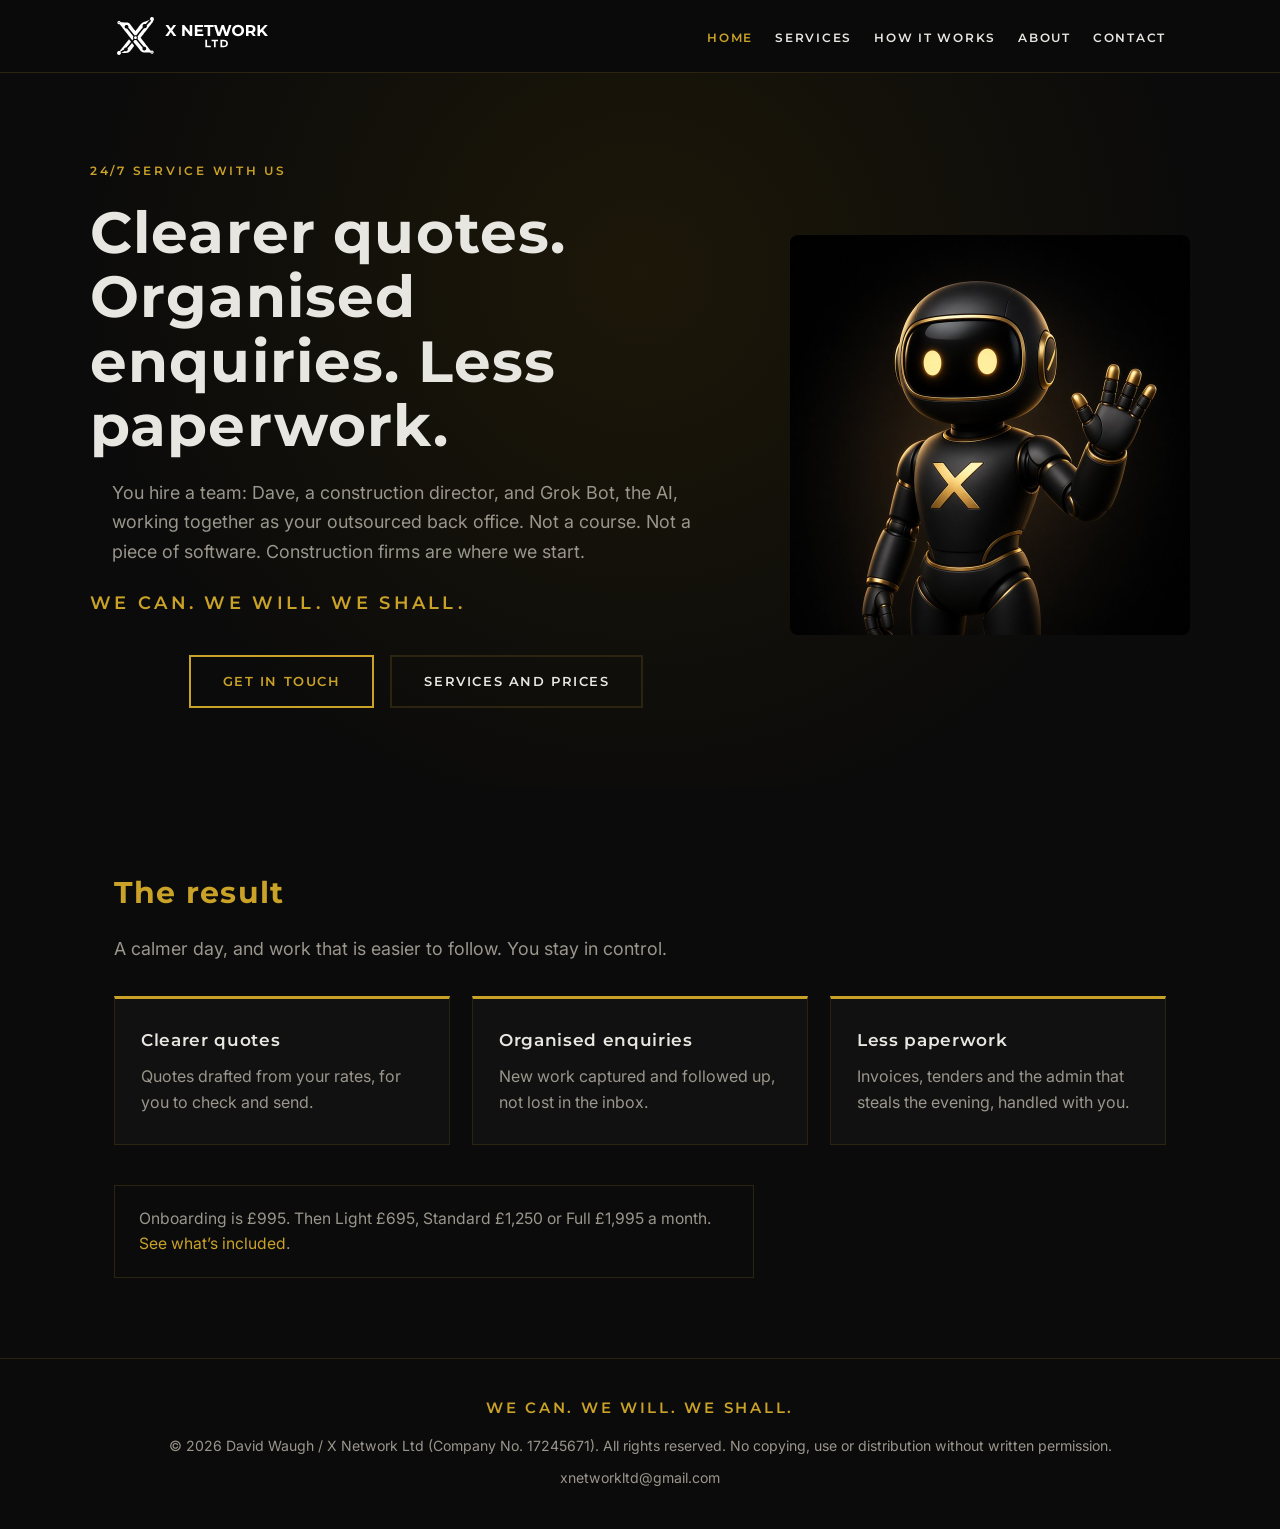
<file: index.html>
<!doctype html>
<html lang="en-GB">
<head>
  <meta charset="utf-8">
  <meta name="viewport" content="width=device-width, initial-scale=1">
  <title>X Network | 24/7 service with us</title>
  <meta name="description" content="Dave and Grok Bot work together as your outsourced back office. Clearer quotes, organised enquiries, less paperwork.">
  <link rel="icon" href="assets/mark.svg" type="image/svg+xml">
  <link rel="preconnect" href="https://fonts.googleapis.com">
  <link rel="preconnect" href="https://fonts.gstatic.com" crossorigin>
  <link href="https://fonts.googleapis.com/css2?family=Inter:wght@400;500&family=Montserrat:wght@600;700&display=swap" rel="stylesheet">
  <link rel="stylesheet" href="assets/style.css">
</head>
<body>
  <header>
    <div class="nav">
      <a href="index.html"><img src="assets/logo-nav.svg" alt="X Network Ltd"></a>
      <ul>
        <li><a href="index.html" aria-current="page">Home</a></li>
        <li><a href="services.html">Services</a></li>
        <li><a href="how-it-works.html">How it works</a></li>
        <li><a href="about.html">About</a></li>
        <li><a href="contact.html">Contact</a></li>
      </ul>
    </div>
  </header>
  <main>
    <section class="hero">
      <div class="hero-inner">
        <div class="hero-copy">
          <p class="kicker">24/7 service with us</p>
          <h1>Clearer quotes. Organised enquiries. Less paperwork.</h1>
          <p class="lead">You hire a team: Dave, a construction director, and Grok Bot, the AI, working together as your outsourced back office. Not a course. Not a piece of software. Construction firms are where we start.</p>
          <p class="motto">We can. We will. We shall.</p>
          <div class="actions">
            <a class="btn" href="contact.html">Get in touch</a>
            <a class="btn btn-ghost" href="services.html">Services and prices</a>
          </div>
        </div>
        <div class="hero-mascot">
          <img src="assets/grok-bot.svg" width="800" height="800" alt="Grok Bot, your AI assistant">
        </div>
      </div>
    </section>
    <section class="wrap">
      <h2>The result</h2>
      <p class="lead">A calmer day, and work that is easier to follow. You stay in control.</p>
      <div class="grid">
        <article class="card">
          <h3>Clearer quotes</h3>
          <p>Quotes drafted from your rates, for you to check and send.</p>
        </article>
        <article class="card">
          <h3>Organised enquiries</h3>
          <p>New work captured and followed up, not lost in the inbox.</p>
        </article>
        <article class="card">
          <h3>Less paperwork</h3>
          <p>Invoices, tenders and the admin that steals the evening, handled with you.</p>
        </article>
      </div>
      <p class="price-note">Onboarding is £995. Then Light £695, Standard £1,250 or Full £1,995 a month. <a href="services.html">See what’s included</a>.</p>
    </section>

  </main>
  <footer>
    <p class="motto">We can. We will. We shall.</p>
    <p class="copyright-notice">&copy; 2026 David Waugh / X Network Ltd (Company No. 17245671). All rights reserved. No copying, use or distribution without written permission.</p>
    <p>xnetworkltd@gmail.com</p>
  </footer>
</body>
</html>
</file>
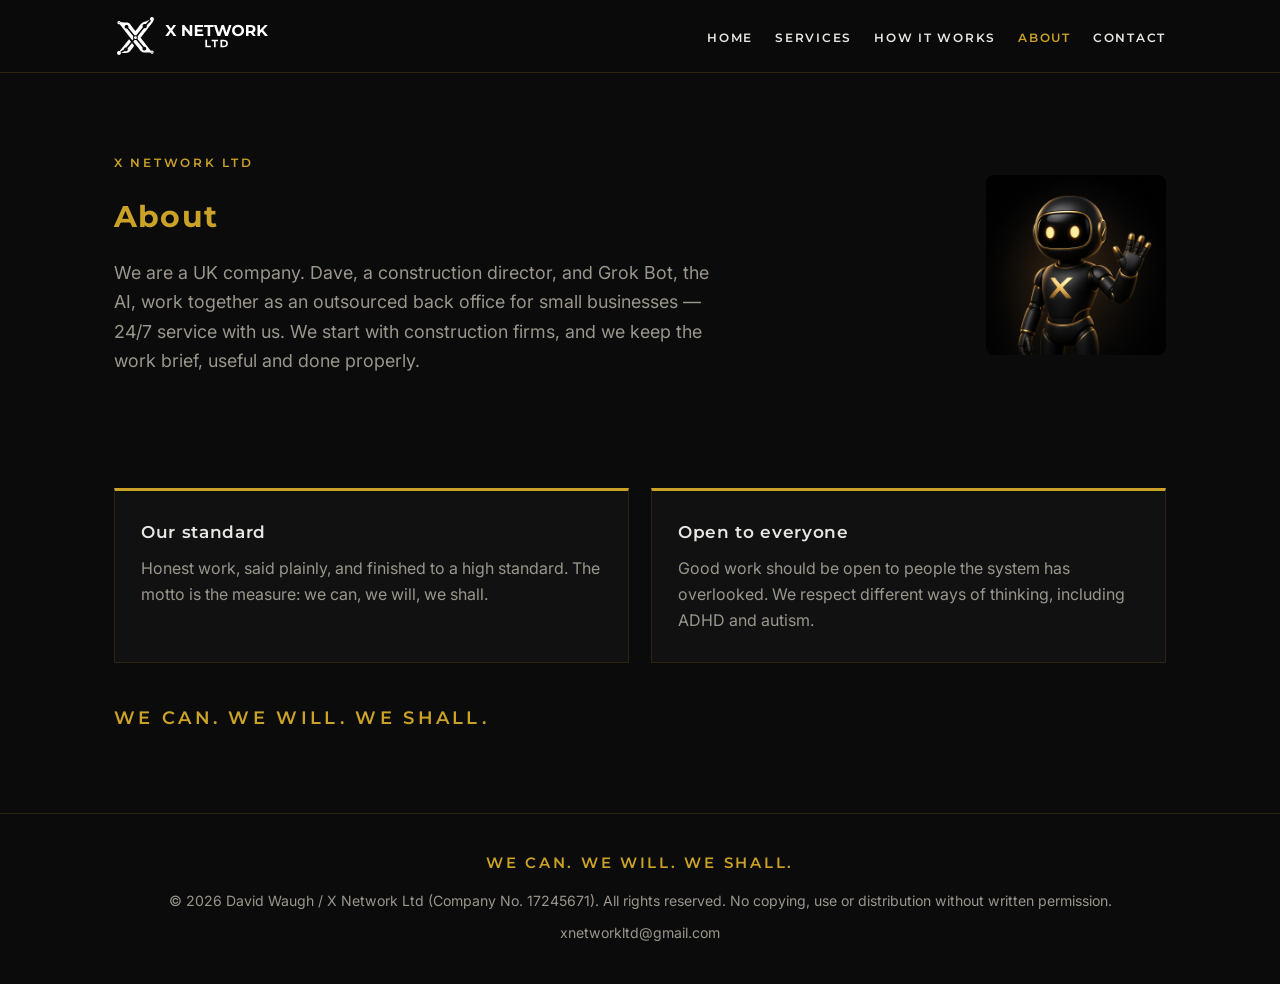
<file: about.html>
<!doctype html>
<html lang="en-GB">
<head>
  <meta charset="utf-8">
  <meta name="viewport" content="width=device-width, initial-scale=1">
  <title>About | X Network</title>
  <meta name="description" content="X Network Ltd. Dave and Grok Bot work together as an outsourced back office for small businesses.">
  <link rel="icon" href="assets/mark.svg" type="image/svg+xml">
  <link rel="preconnect" href="https://fonts.googleapis.com">
  <link rel="preconnect" href="https://fonts.gstatic.com" crossorigin>
  <link href="https://fonts.googleapis.com/css2?family=Inter:wght@400;500&family=Montserrat:wght@600;700&display=swap" rel="stylesheet">
  <link rel="stylesheet" href="assets/style.css">
</head>
<body>
  <header>
    <div class="nav">
      <a href="index.html"><img src="assets/logo-nav.svg" alt="X Network Ltd"></a>
      <ul>
        <li><a href="index.html">Home</a></li>
        <li><a href="services.html">Services</a></li>
        <li><a href="how-it-works.html">How it works</a></li>
        <li><a href="about.html" aria-current="page">About</a></li>
        <li><a href="contact.html">Contact</a></li>
      </ul>
    </div>
  </header>
  <main>
    <section class="wrap about-intro">
      <div>
        <p class="kicker">X Network Ltd</p>
        <h2>About</h2>
        <p class="lead">We are a UK company. Dave, a construction director, and Grok Bot, the AI, work together as an outsourced back office for small businesses — 24/7 service with us. We start with construction firms, and we keep the work brief, useful and done properly.</p>
      </div>
      <img class="mascot-sm" src="assets/grok-bot.svg" width="800" height="800" alt="Grok Bot, your AI assistant">
    </section>
    <section class="wrap" style="padding-top:0">
      <div class="grid">
        <article class="card">
          <h3>Our standard</h3>
          <p>Honest work, said plainly, and finished to a high standard. The motto is the measure: we can, we will, we shall.</p>
        </article>
        <article class="card">
          <h3>Open to everyone</h3>
          <p>Good work should be open to people the system has overlooked. We respect different ways of thinking, including ADHD and autism.</p>
        </article>
      </div>
      <p class="motto" style="margin-top:40px">We can. We will. We shall.</p>
    </section>

  </main>
  <footer>
    <p class="motto">We can. We will. We shall.</p>
    <p class="copyright-notice">&copy; 2026 David Waugh / X Network Ltd (Company No. 17245671). All rights reserved. No copying, use or distribution without written permission.</p>
    <p>xnetworkltd@gmail.com</p>
  </footer>
</body>
</html>
</file>
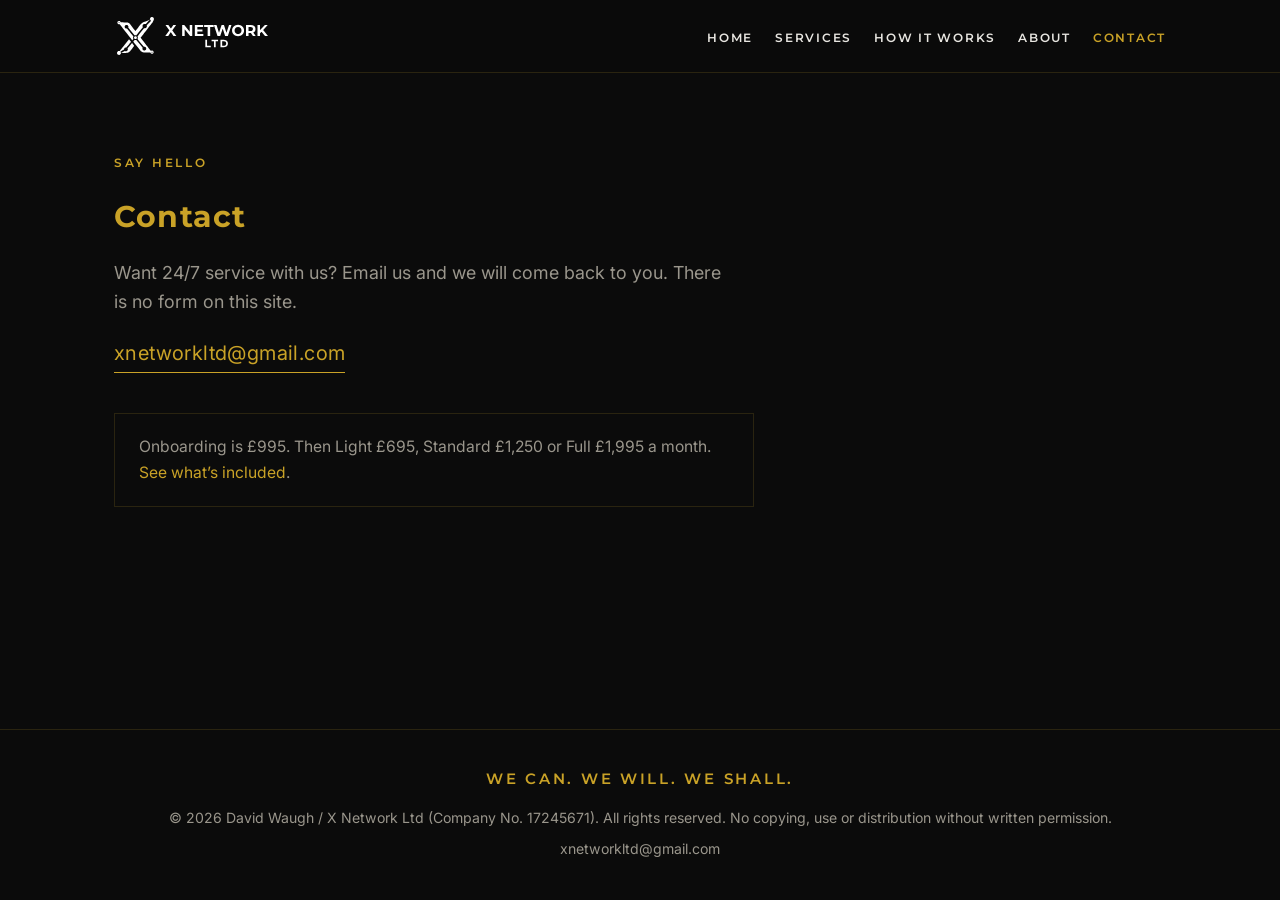
<file: contact.html>
<!doctype html>
<html lang="en-GB">
<head>
  <meta charset="utf-8">
  <meta name="viewport" content="width=device-width, initial-scale=1">
  <title>Contact | X Network</title>
  <meta name="description" content="Contact X Network Ltd about 24/7 service with us — Dave and Grok Bot as your outsourced back office.">
  <link rel="icon" href="assets/mark.svg" type="image/svg+xml">
  <link rel="preconnect" href="https://fonts.googleapis.com">
  <link rel="preconnect" href="https://fonts.gstatic.com" crossorigin>
  <link href="https://fonts.googleapis.com/css2?family=Inter:wght@400;500&family=Montserrat:wght@600;700&display=swap" rel="stylesheet">
  <link rel="stylesheet" href="assets/style.css">
</head>
<body>
  <header>
    <div class="nav">
      <a href="index.html"><img src="assets/logo-nav.svg" alt="X Network Ltd"></a>
      <ul>
        <li><a href="index.html">Home</a></li>
        <li><a href="services.html">Services</a></li>
        <li><a href="how-it-works.html">How it works</a></li>
        <li><a href="about.html">About</a></li>
        <li><a href="contact.html" aria-current="page">Contact</a></li>
      </ul>
    </div>
  </header>
  <main>
    <section class="wrap">
      <p class="kicker">Say hello</p>
      <h2>Contact</h2>
      <p class="lead">Want 24/7 service with us? Email us and we will come back to you. There is no form on this site.</p>
      <p class="email">xnetworkltd@gmail.com</p>
      <p class="price-note">Onboarding is £995. Then Light £695, Standard £1,250 or Full £1,995 a month. <a href="services.html">See what’s included</a>.</p>
    </section>

  </main>
  <footer>
    <p class="motto">We can. We will. We shall.</p>
    <p class="copyright-notice">&copy; 2026 David Waugh / X Network Ltd (Company No. 17245671). All rights reserved. No copying, use or distribution without written permission.</p>
    <p>xnetworkltd@gmail.com</p>
  </footer>
</body>
</html>
</file>
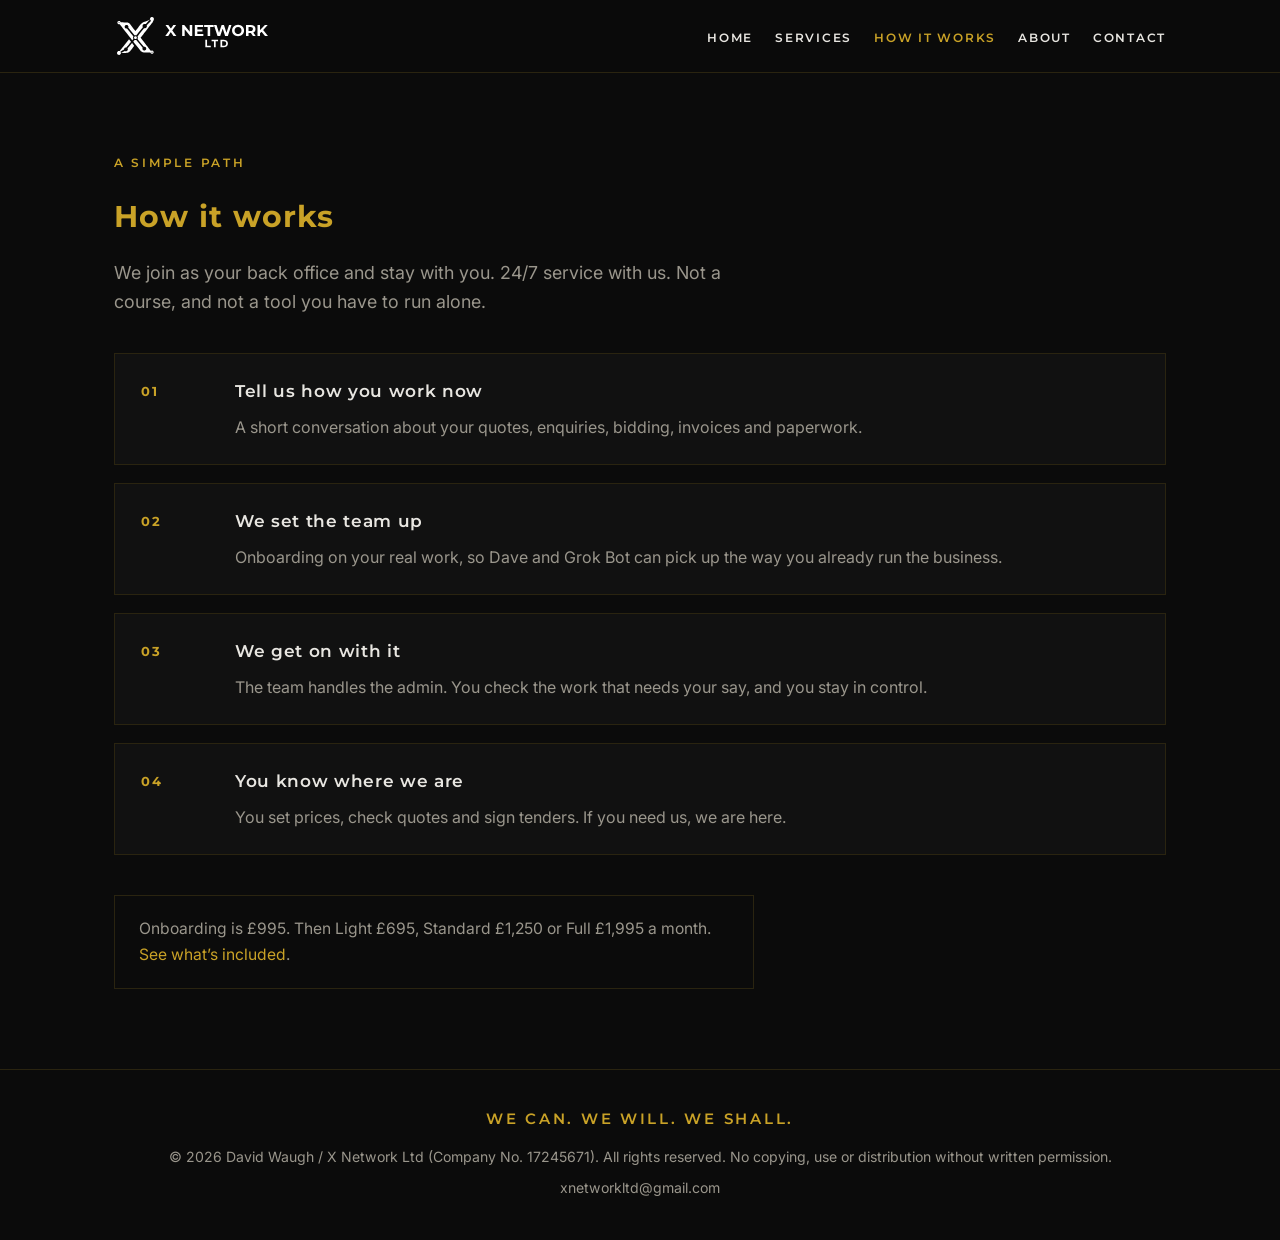
<file: how-it-works.html>
<!doctype html>
<html lang="en-GB">
<head>
  <meta charset="utf-8">
  <meta name="viewport" content="width=device-width, initial-scale=1">
  <title>How it works | X Network</title>
  <meta name="description" content="How Dave and Grok Bot join as your outsourced back office — 24/7 service with us.">
  <link rel="icon" href="assets/mark.svg" type="image/svg+xml">
  <link rel="preconnect" href="https://fonts.googleapis.com">
  <link rel="preconnect" href="https://fonts.gstatic.com" crossorigin>
  <link href="https://fonts.googleapis.com/css2?family=Inter:wght@400;500&family=Montserrat:wght@600;700&display=swap" rel="stylesheet">
  <link rel="stylesheet" href="assets/style.css">
</head>
<body>
  <header>
    <div class="nav">
      <a href="index.html"><img src="assets/logo-nav.svg" alt="X Network Ltd"></a>
      <ul>
        <li><a href="index.html">Home</a></li>
        <li><a href="services.html">Services</a></li>
        <li><a href="how-it-works.html" aria-current="page">How it works</a></li>
        <li><a href="about.html">About</a></li>
        <li><a href="contact.html">Contact</a></li>
      </ul>
    </div>
  </header>
  <main>
    <section class="wrap">
      <p class="kicker">A simple path</p>
      <h2>How it works</h2>
      <p class="lead">We join as your back office and stay with you. 24/7 service with us. Not a course, and not a tool you have to run alone.</p>
      <div class="steps">
        <article class="step">
          <div class="step-num">01</div>
          <div>
            <h3>Tell us how you work now</h3>
            <p class="muted">A short conversation about your quotes, enquiries, bidding, invoices and paperwork.</p>
          </div>
        </article>
        <article class="step">
          <div class="step-num">02</div>
          <div>
            <h3>We set the team up</h3>
            <p class="muted">Onboarding on your real work, so Dave and Grok Bot can pick up the way you already run the business.</p>
          </div>
        </article>
        <article class="step">
          <div class="step-num">03</div>
          <div>
            <h3>We get on with it</h3>
            <p class="muted">The team handles the admin. You check the work that needs your say, and you stay in control.</p>
          </div>
        </article>
        <article class="step">
          <div class="step-num">04</div>
          <div>
            <h3>You know where we are</h3>
            <p class="muted">You set prices, check quotes and sign tenders. If you need us, we are here.</p>
          </div>
        </article>
      </div>
      <p class="price-note">Onboarding is £995. Then Light £695, Standard £1,250 or Full £1,995 a month. <a href="services.html">See what’s included</a>.</p>
    </section>

  </main>
  <footer>
    <p class="motto">We can. We will. We shall.</p>
    <p class="copyright-notice">&copy; 2026 David Waugh / X Network Ltd (Company No. 17245671). All rights reserved. No copying, use or distribution without written permission.</p>
    <p>xnetworkltd@gmail.com</p>
  </footer>
</body>
</html>
</file>
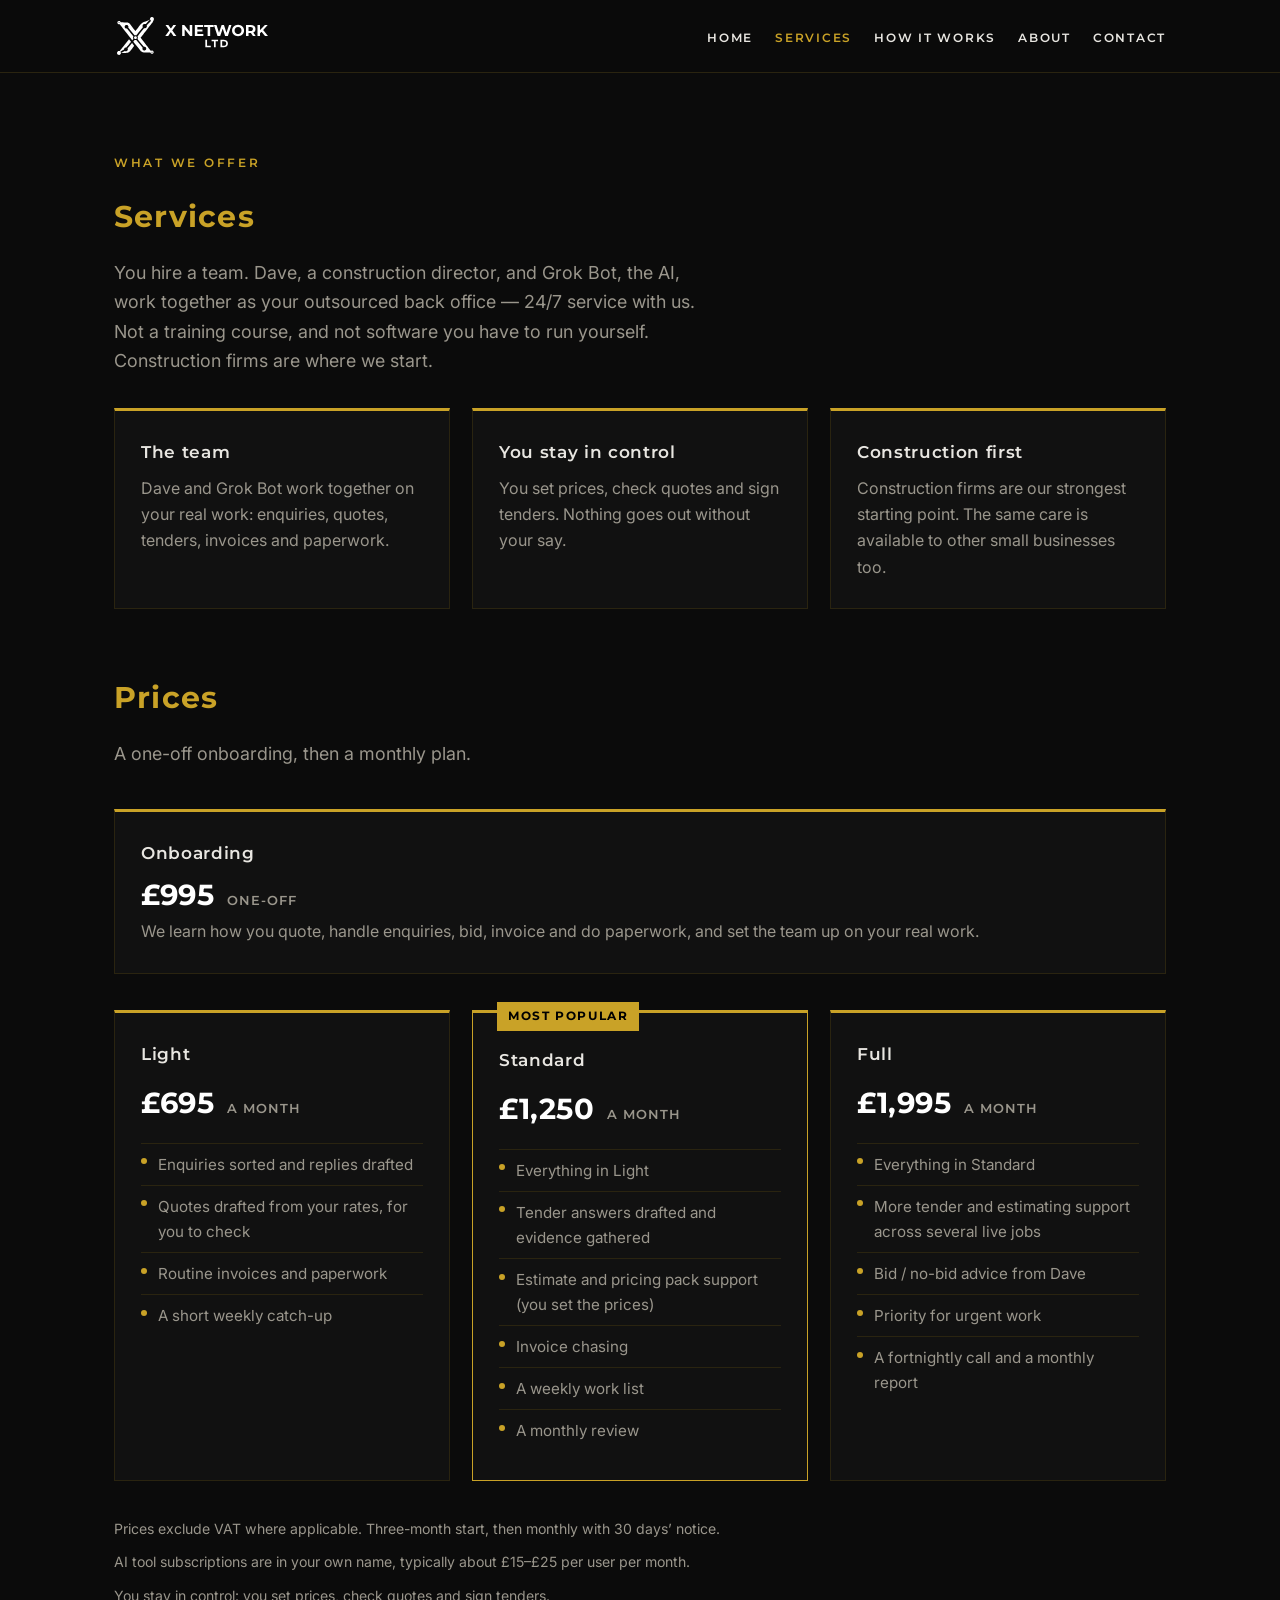
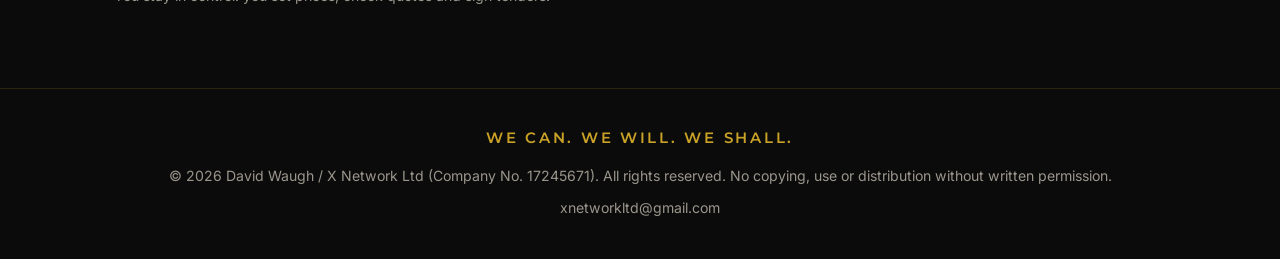
<file: services.html>
<!doctype html>
<html lang="en-GB">
<head>
  <meta charset="utf-8">
  <meta name="viewport" content="width=device-width, initial-scale=1">
  <title>Services and prices | X Network</title>
  <meta name="description" content="Hire Dave and Grok Bot as your outsourced back office. Onboarding £995, then Light, Standard or Full monthly plans.">
  <link rel="icon" href="assets/mark.svg" type="image/svg+xml">
  <link rel="preconnect" href="https://fonts.googleapis.com">
  <link rel="preconnect" href="https://fonts.gstatic.com" crossorigin>
  <link href="https://fonts.googleapis.com/css2?family=Inter:wght@400;500&family=Montserrat:wght@600;700&display=swap" rel="stylesheet">
  <link rel="stylesheet" href="assets/style.css">
</head>
<body>
  <header>
    <div class="nav">
      <a href="index.html"><img src="assets/logo-nav.svg" alt="X Network Ltd"></a>
      <ul>
        <li><a href="index.html">Home</a></li>
        <li><a href="services.html" aria-current="page">Services</a></li>
        <li><a href="how-it-works.html">How it works</a></li>
        <li><a href="about.html">About</a></li>
        <li><a href="contact.html">Contact</a></li>
      </ul>
    </div>
  </header>
  <main>
    <section class="wrap">
      <p class="kicker">What we offer</p>
      <h2>Services</h2>
      <p class="lead">You hire a team. Dave, a construction director, and Grok Bot, the AI, work together as your outsourced back office — 24/7 service with us. Not a training course, and not software you have to run yourself. Construction firms are where we start.</p>
      <div class="grid">
        <article class="card">
          <h3>The team</h3>
          <p>Dave and Grok Bot work together on your real work: enquiries, quotes, tenders, invoices and paperwork.</p>
        </article>
        <article class="card">
          <h3>You stay in control</h3>
          <p>You set prices, check quotes and sign tenders. Nothing goes out without your say.</p>
        </article>
        <article class="card">
          <h3>Construction first</h3>
          <p>Construction firms are our strongest starting point. The same care is available to other small businesses too.</p>
        </article>
      </div>

      <h2 style="margin-top:64px">Prices</h2>
      <p class="lead">A one-off onboarding, then a monthly plan.</p>

      <article class="card onboard">
        <h3>Onboarding</h3>
        <p class="plan-price">£995 <span>one-off</span></p>
        <p class="muted">We learn how you quote, handle enquiries, bid, invoice and do paperwork, and set the team up on your real work.</p>
      </article>

      <div class="plans">
        <article class="card plan">
          <h3>Light</h3>
          <p class="plan-price">£695 <span>a month</span></p>
          <ul>
            <li>Enquiries sorted and replies drafted</li>
            <li>Quotes drafted from your rates, for you to check</li>
            <li>Routine invoices and paperwork</li>
            <li>A short weekly catch-up</li>
          </ul>
        </article>
        <article class="card plan popular">
          <p class="plan-badge">Most popular</p>
          <h3>Standard</h3>
          <p class="plan-price">£1,250 <span>a month</span></p>
          <ul>
            <li>Everything in Light</li>
            <li>Tender answers drafted and evidence gathered</li>
            <li>Estimate and pricing pack support (you set the prices)</li>
            <li>Invoice chasing</li>
            <li>A weekly work list</li>
            <li>A monthly review</li>
          </ul>
        </article>
        <article class="card plan">
          <h3>Full</h3>
          <p class="plan-price">£1,995 <span>a month</span></p>
          <ul>
            <li>Everything in Standard</li>
            <li>More tender and estimating support across several live jobs</li>
            <li>Bid / no-bid advice from Dave</li>
            <li>Priority for urgent work</li>
            <li>A fortnightly call and a monthly report</li>
          </ul>
        </article>
      </div>

      <div class="fineprint">
        <p>Prices exclude VAT where applicable. Three-month start, then monthly with 30 days’ notice.</p>
        <p>AI tool subscriptions are in your own name, typically about £15–£25 per user per month.</p>
        <p>You stay in control: you set prices, check quotes and sign tenders.</p>
      </div>
    </section>

  </main>
  <footer>
    <p class="motto">We can. We will. We shall.</p>
    <p class="copyright-notice">&copy; 2026 David Waugh / X Network Ltd (Company No. 17245671). All rights reserved. No copying, use or distribution without written permission.</p>
    <p>xnetworkltd@gmail.com</p>
  </footer>
</body>
</html>
</file>
<file: assets/style.css>
/* X Network Ltd — wearexnetwork.co.uk draft
   Black + gold. */
:root {
  --bk: #0b0b0b;
  --ink: #000000;
  --gd: #c9a227;
  --gd-dim: #8a7018;
  --tx: #e8e6e1;
  --mu: #9a968c;
  --line: #2a2410;
  --card: #111111;
  --paper: #f4f4f4;
}

* { box-sizing: border-box; margin: 0; padding: 0; }

html { scroll-behavior: smooth; }

body {
  background: var(--bk);
  color: var(--tx);
  font-family: Inter, system-ui, -apple-system, "Segoe UI", Roboto, Arial, sans-serif;
  line-height: 1.65;
  min-height: 100vh;
  display: flex;
  flex-direction: column;
}

h1, h2, h3, .brand, .nav a, .btn, .kicker, .motto, .step-num, .plan-price, .plan-badge {
  font-family: Montserrat, Inter, system-ui, sans-serif;
}

a { color: var(--gd); text-decoration: none; }
a:hover { text-decoration: underline; }

header {
  position: sticky;
  top: 0;
  background: rgba(11, 11, 11, 0.95);
  border-bottom: 1px solid var(--line);
  z-index: 9;
  backdrop-filter: blur(8px);
}

.nav {
  max-width: 1100px;
  margin: auto;
  display: flex;
  align-items: center;
  justify-content: space-between;
  padding: 14px 24px;
  flex-wrap: wrap;
  gap: 12px;
}

.nav img { height: 44px; width: auto; display: block; }

.nav ul {
  list-style: none;
  display: flex;
  gap: 22px;
  flex-wrap: wrap;
}

.nav ul a {
  color: var(--tx);
  font-size: 0.78rem;
  letter-spacing: 0.14em;
  text-transform: uppercase;
  font-weight: 600;
  text-decoration: none;
}

.nav ul a:hover,
.nav ul a[aria-current="page"] { color: var(--gd); }

main { flex: 1; }

.hero {
  text-align: left;
  padding: 88px 24px 80px;
  background:
    radial-gradient(circle at 50% 28%, #1c1708 0%, #0b0b0b 68%);
}

.hero-inner {
  max-width: 1100px;
  margin: 0 auto;
  display: grid;
  grid-template-columns: minmax(0, 1fr) minmax(240px, 400px);
  align-items: center;
  gap: 48px;
}

.hero-mascot img {
  width: 100%;
  max-width: 400px;
  height: auto;
  display: block;
  border-radius: 8px;
}

.hero h1 { margin-left: 0; margin-right: 0; }

.hero img.mark {
  width: 72px;
  height: auto;
  margin-bottom: 28px;
}

.mascot-sm {
  width: 180px;
  height: auto;
  display: block;
  border-radius: 8px;
}

.about-intro {
  display: grid;
  grid-template-columns: minmax(0, 1fr) auto;
  align-items: center;
  gap: 40px;
}

.kicker {
  color: var(--gd);
  font-size: 0.78rem;
  letter-spacing: 0.22em;
  text-transform: uppercase;
  font-weight: 600;
  margin-bottom: 18px;
}

h1 {
  font-size: clamp(2.1rem, 6vw, 3.6rem);
  letter-spacing: 0.02em;
  line-height: 1.12;
  font-weight: 700;
  max-width: 18ch;
  margin: 0 auto 20px;
}

.hero .lead {
  margin-left: auto;
  margin-right: auto;
}

.lead {
  color: var(--mu);
  font-size: 1.12rem;
  max-width: 38rem;
}

.motto {
  color: var(--gd);
  font-size: clamp(0.95rem, 2.4vw, 1.15rem);
  letter-spacing: 0.18em;
  text-transform: uppercase;
  font-weight: 600;
  margin-top: 22px;
}

.actions {
  display: flex;
  gap: 16px;
  justify-content: center;
  flex-wrap: wrap;
  margin-top: 36px;
}

.btn {
  display: inline-block;
  padding: 14px 32px;
  border: 2px solid var(--gd);
  color: var(--gd);
  text-transform: uppercase;
  letter-spacing: 0.12em;
  font-weight: 600;
  font-size: 0.82rem;
  text-decoration: none;
  background: transparent;
}

.btn:hover {
  background: var(--gd);
  color: var(--ink);
  text-decoration: none;
}

.btn-ghost { border-color: var(--line); color: var(--tx); }
.btn-ghost:hover { border-color: var(--gd); color: var(--ink); background: var(--gd); }

section.wrap {
  max-width: 1100px;
  margin: auto;
  padding: 80px 24px;
  width: 100%;
}

h2 {
  color: var(--gd);
  font-size: clamp(1.5rem, 3vw, 1.9rem);
  margin-bottom: 16px;
  letter-spacing: 0.04em;
  font-weight: 700;
}

h3 {
  font-size: 1.05rem;
  letter-spacing: 0.04em;
  margin-bottom: 8px;
  font-weight: 600;
}

.grid {
  display: grid;
  grid-template-columns: repeat(auto-fit, minmax(240px, 1fr));
  gap: 22px;
  margin-top: 32px;
}

.card {
  border: 1px solid var(--line);
  border-top: 3px solid var(--gd);
  padding: 28px 26px;
  background: var(--card);
}

.card p, .muted { color: var(--mu); }

.price-note {
  margin-top: 40px;
  padding: 20px 24px;
  border: 1px solid var(--line);
  color: var(--mu);
  font-size: 0.98rem;
  max-width: 40rem;
}

.price-note strong {
  color: var(--gd);
  font-weight: 600;
  letter-spacing: 0.04em;
}

.steps { counter-reset: step; margin-top: 36px; display: grid; gap: 18px; }

.step {
  display: grid;
  grid-template-columns: auto 1fr;
  gap: 22px;
  align-items: start;
  border: 1px solid var(--line);
  padding: 24px 26px;
  background: var(--card);
}

.step-num {
  color: var(--gd);
  font-size: 0.8rem;
  letter-spacing: 0.16em;
  text-transform: uppercase;
  font-weight: 700;
  min-width: 4.5rem;
  padding-top: 3px;
}

.email {
  display: inline-block;
  margin-top: 20px;
  font-size: 1.25rem;
  letter-spacing: 0.02em;
  color: var(--gd);
  border-bottom: 1px solid var(--gd);
  text-decoration: none;
  padding-bottom: 2px;
}

.email:hover { color: var(--tx); border-color: var(--tx); }

.rule {
  height: 1px;
  background: var(--line);
  border: 0;
  margin: 0;
}

footer {
  border-top: 1px solid var(--line);
  text-align: center;
  padding: 36px 20px 40px;
  color: var(--mu);
  font-size: 0.88rem;
}

footer .motto { font-size: 0.95rem; margin: 0 0 14px; }

footer p + p { margin-top: 8px; }


.onboard {
  margin-top: 40px;
}

.plans {
  display: grid;
  grid-template-columns: repeat(3, 1fr);
  gap: 22px;
  margin-top: 36px;
  align-items: stretch;
}

.plan {
  position: relative;
  display: flex;
  flex-direction: column;
}

.plan.popular {
  border-color: var(--gd);
  padding-top: 34px;
}

.plan-badge,
.card p.plan-badge {
  position: absolute;
  top: -11px;
  left: 24px;
  background: var(--gd);
  color: #000;
  font-size: 0.72rem;
  letter-spacing: 0.14em;
  text-transform: uppercase;
  font-weight: 700;
  padding: 5px 11px;
}

.plan-price,
.card p.plan-price {
  color: #fff;
  font-size: 1.8rem;
  font-weight: 700;
  letter-spacing: 0.02em;
  line-height: 1.2;
  margin: 10px 0 6px;
}

.plan-price span {
  display: inline-block;
  margin-left: 4px;
  color: var(--mu);
  font-size: 0.82rem;
  font-weight: 600;
  letter-spacing: 0.08em;
  text-transform: uppercase;
}

.plan ul, .onboard ul {
  list-style: none;
  margin-top: 16px;
}

.plan li, .onboard li {
  color: var(--mu);
  font-size: 0.95rem;
  padding: 8px 0 8px 1.1em;
  border-top: 1px solid var(--line);
  position: relative;
}

.plan li::before, .onboard li::before {
  content: "";
  position: absolute;
  left: 0;
  top: 0.95em;
  width: 6px;
  height: 6px;
  background: var(--gd);
  border-radius: 50%;
}

.fineprint {
  margin-top: 36px;
  color: var(--mu);
  font-size: 0.88rem;
  max-width: 46rem;
  line-height: 1.7;
}

.fineprint p + p { margin-top: 10px; }

@media (max-width: 860px) {
  .hero { text-align: center; padding: 72px 20px 64px; }
  .hero-inner {
    grid-template-columns: 1fr;
    gap: 28px;
    justify-items: center;
  }
  .hero-copy { order: 2; }
  .hero-mascot { order: 1; }
  .hero-mascot img { max-width: 240px; }
  .hero h1, .hero .lead { margin-left: auto; margin-right: auto; }
  .hero .actions { justify-content: center; }
  .about-intro {
    grid-template-columns: 1fr;
    justify-items: center;
    text-align: center;
  }
  .about-intro .lead { margin-left: auto; margin-right: auto; }
  .mascot-sm { width: 140px; }
  .plans { grid-template-columns: 1fr; }
}

@media (max-width: 640px) {
  .nav { justify-content: center; padding: 12px 16px; }
  .nav ul { gap: 14px; justify-content: center; }
  .hero { padding: 56px 16px 56px; }
  .hero-mascot img { max-width: 200px; }
  section.wrap { padding: 56px 16px; }
  .step { grid-template-columns: 1fr; gap: 8px; }
}
</file>
